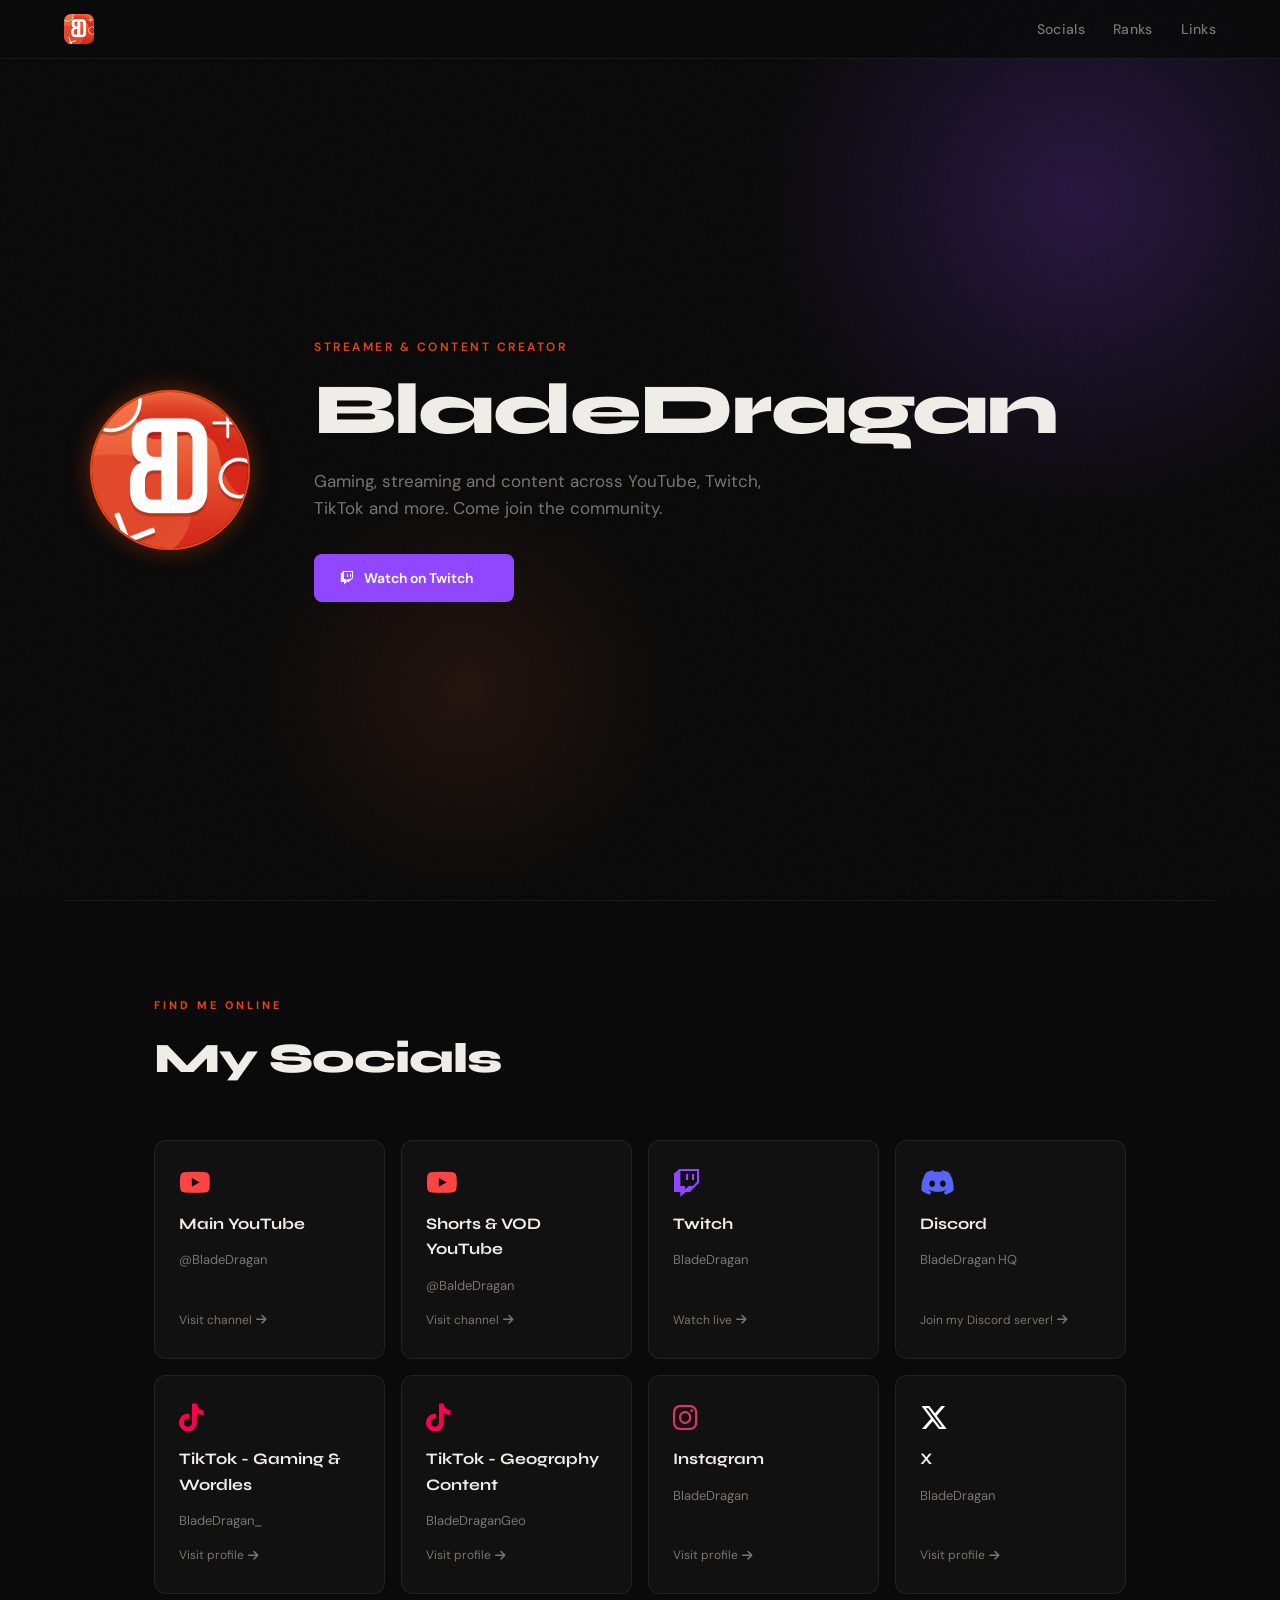
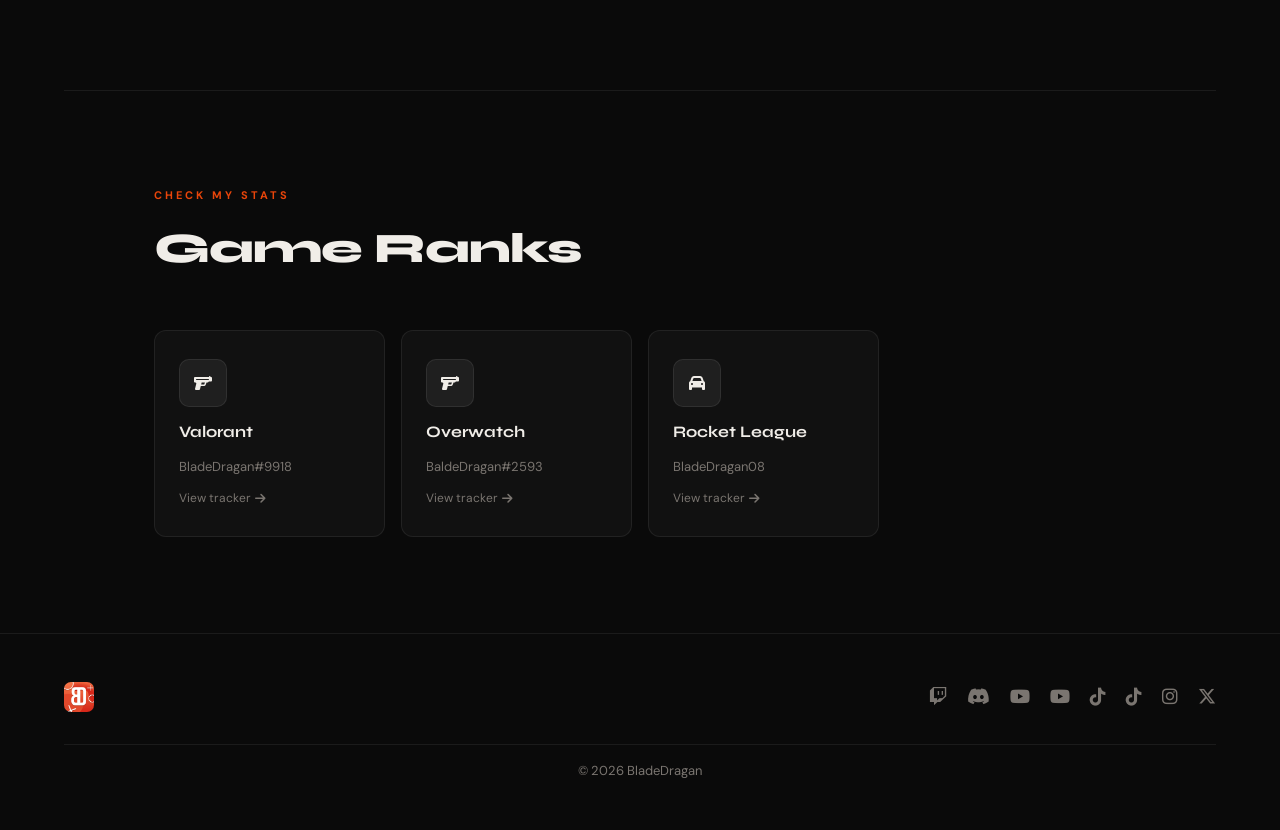
<file: index.html>
<!DOCTYPE html>
<html lang="en">
<head>
    <meta charset="UTF-8">
    <meta name="viewport" content="width=device-width, initial-scale=1">
    <title>BladeDragan</title>
    <meta name="description" content="BladeDragan - streamer, content creator. Find all my socials and gaming stats here.">
    <link rel="preconnect" href = "https://fonts.googleapis.com">
    <link rel="preconnect" href = "https://fonts.gstatic.com" crossorigin>
    <link rel="stylesheet" href="https://fonts.googleapis.com/css2?family=Syne:wght@700;800&family=DM+Sans:wght@400;500;600&display=swap">
    <link rel="stylesheet" href="https://cdnjs.cloudflare.com/ajax/libs/font-awesome/6.5.0/css/all.min.css">
    <link rel="stylesheet" type="text/css" href="stylesheet.css">
</head>
<body>
    <!-- Scroll progress bar -->
    <div id="scrollBar"></div>

    <!-- Toast notification -->
    <div class="toast" id="toast" role="alert" aria-live="polite">
    <button class="toast-close" id="toastClose" aria-label="Dismiss">X</button>
    <div class="toast-icon" id="toastIcon">🔴</div>
    <div class="toast-body">
        <div class="toast-title" id="toastTitle">BladeDragan is LIVE</div>
        <div class="toast-msg" id="toastMsg">Streaming on Twitch right now - come watch!</div>
        <a href="#" class="toast-cta" id="toastCta" target="_blank" rel="noopener">
            <i class="fa-brands fa-twitch"></i>
        </a>
    </div>
    </div>

    <!-- Navigation -->
    <nav class="nav">
    <span class="nav-logo">
        <img class="nav-logo-img" src="assets/profile_picture.png" 
        alt="BladeDragan">
    </span>
    <ul class="nav-links">
        <li><a href="#socials">Socials</a></li>
        <li><a href="#ranks">Ranks</a></li>
        <li><a href="socials/index.html">Links</a></li>
    </ul>
    <a href="https://www.twitch.tv/bladedragan" target="_blank" rel="noopener" class="nav-live-badge" id="navLiveBadge">
        <span class="live-dot"></span> LIVE
    </a>
    </nav>

    <!-- Hero -->
    <section class="hero">
    <div class="hero-glow" id="heroGlow"></div>
    <div class="hero-glow-2"></div>
    <div class="hero-inner">

        <div class="hero-avatar fade-up">
            <img src="assets/profile_picture.png" alt="BladeDragan profile picture">
        </div>

        <div class="hero-text">
            <p class="hero-eyebrow fade-up delay-1">Streamer &amp; Content Creator</p>
            <h1 class="hero-title fade-up delay-2">BladeDragan</h1>
            <p class="hero-sub fade-up delay-3">Gaming, streaming and content across YouTube, Twitch, TikTok and more. Come join the community.</p>

            <div class="hero-ctas fade-up delay-4">
                <!-- Animated carousel-->
                    <a id="carouselBtn" href="https://www.twitch.tv/bladedragan" target="_blank" rel="noopener" class="btn-carousel">
                    <div class="btn-carousel-inner" id="carouselInner">
                        <i id="carouselIcon" class="fa-brands fa-twitch"></i>
                        <span id="carouselLabel">Watch on Twitch</span>
                    </div>
                </a>

                <!-- Carousel dots -->
                    <div class="carousel-dots" id="carouselDots"></div>
            </div>
        </div>
    </div>
    </section>

    <hr class="divider">

    <!-- Social Panel -->
    <div class="section" id="socials">
        <p class="section-label">Find me online</p>
        <h2 class="section-title">My Socials</h2>

        <div class="socials-grid">

            <a href="https://www.youtube.com/@bladedragan" target="_blank" rel="noopener" class="social-card card-youtube">
                <i class="fa-brands fa-youtube social-icon"></i>
                <div class="social-name">Main YouTube</div>
                <div class="social-handle">@BladeDragan</div>
                <div class="social-arrow">Visit channel
                    <i class="fa-solid fa-arrow-right"></i>
                </div>
            </a>

            <a href="https://www.youtube.com/@baldedragan" target="_blank" rel="noopener" class="social-card card-youtube">
                <i class="fa-brands fa-youtube social-icon"></i>
                <div class="social-name">Shorts & VOD YouTube</div>
                <div class="social-handle">@BaldeDragan</div>
                <div class="social-arrow">Visit channel
                    <i class="fa-solid fa-arrow-right"></i>
                </div>
            </a>

            <a href="https://www.twitch.tv/bladedragan" target="_blank" rel="noopener" class="social-card card-twitch">
                <i class="fa-brands fa-twitch social-icon"></i>
                <div class="social-name">Twitch</div>
                <div class="social-handle">BladeDragan</div>
                <div class="social-arrow">Watch live
                    <i class="fa-solid fa-arrow-right"></i>
                </div>
            </a>

            <a href="https://discord.gg/b923Pxet2B" target="_blank" rel="noopener" class="social-card card-discord">
                <i class="fa-brands fa-discord social-icon"></i>
                <div class="social-name">Discord</div>
                <div class="social-handle">BladeDragan HQ</div>
                <div class="social-arrow">Join my Discord server!
                    <i class="fa-solid fa-arrow-right"></i>
                </div>
            </a>

            <a href="https://www.tiktok.com/@bladedragan_" target="_blank" rel="noopener" class="social-card card-tiktok">
                <i class="fa-brands fa-tiktok social-icon"></i>
                <div class="social-name">TikTok - Gaming & Wordles</div>
                <div class="social-handle">BladeDragan_</div>
                <div class="social-arrow">Visit profile
                    <i class="fa-solid fa-arrow-right"></i>
                </div>
            </a>

            <a href="https://www.tiktok.com/@bladedragangeo" target="_blank" rel="noopener" class="social-card card-tiktok">
                <i class="fa-brands fa-tiktok social-icon"></i>
                <div class="social-name">TikTok - Geography Content</div>
                <div class="social-handle">BladeDraganGeo</div>
                <div class="social-arrow">Visit profile
                    <i class="fa-solid fa-arrow-right"></i>
                </div>
            </a>

            <a href="https://www.instagram.com/bladedragan" target="_blank" rel="noopener" class="social-card card-instagram">
                <i class="fa-brands fa-instagram social-icon"></i>
                <div class="social-name">Instagram</div>
                <div class="social-handle">BladeDragan</div>
                <div class="social-arrow">Visit profile
                    <i class="fa-solid fa-arrow-right"></i>
                </div>
            </a>
            
            <a href="https://www.x.com/@bladedragan_" target="_blank" rel="noopener" class="social-card card-x">
                <i class="fa-brands fa-x-twitter social-icon"></i>
                <div class="social-name">X</div>
                <div class="social-handle">BladeDragan</div>
                <div class="social-arrow">Visit profile
                    <i class="fa-solid fa-arrow-right"></i>
                </div>
            </a>
                
                
        </div>
    </div>

    <hr class="divider">

    <!-- Game Ranks -->
    <div class="section" id="ranks">
        <p class="section-label">Check my stats</p>
        <h2 class="section-title">Game Ranks</h2>

        <div class="socials-grid">

            <a href="valrank/index.html" class="rank-card" style="--card-color: #ff4655;">
                <i class="fa-solid fa-gun rank-icon"></i>
                <div class="rank-name">Valorant</div>
                <div class="rank-handle">BladeDragan#9918</div>
                <div class="rank-arrow">View tracker
                    <i class="fa-solid fa-arrow-right"></i>
                </div>
            </a>

            <a href="owrank/index.html" class="rank-card" style="--card-color: #0082c8;">
                <i class="fa-solid fa-gun rank-icon"></i>
                <div class="rank-name">Overwatch</div>
                <div class="rank-handle">BaldeDragan#2593</div>
                <div class="rank-arrow">View tracker
                    <i class="fa-solid fa-arrow-right"></i>
                </div>
            </a>

            <a href="rlrank/index.html" class="rank-card" style="--card-color: #e8890a;">
                <i class="fa-solid fa-car rank-icon"></i>
                <div class="rank-name">Rocket League</div>
                <div class="rank-handle">BladeDragan08</div>
                <div class="rank-arrow">View tracker
                    <i class="fa-solid fa-arrow-right"></i>
                </div>
            </a>

        </div>
    </div>

    <!-- Footer -->

    <footer class="footer">
        <span class="footer-logo">
            <img class="nav-logo-img" src="assets/profile_picture.png" 
            alt="BladeDragan">
        </span>
        <div class="footer-icons">
                <a href="https://www.twitch.tv/bladedragan" target="_blank" rel="noopener" aria-label="Twitch">
                    <i class="fa-brands fa-twitch"></i></a>
                <a href="https://http://discord.gg/b923Pxet2B" target="_blank" rel="noopener" aria-label="Discord">
                    <i class="fa-brands fa-discord"></i></a>
                <a href="https://www.youtube.com/@bladedragan" target="_blank" rel="noopener" aria-label="YouTube">
                    <i class="fa-brands fa-youtube"></i></a>
                <a href="https://www.youtube.com/@baldedragan" target="_blank" rel="noopener" aria-label="YouTube">
                    <i class="fa-brands fa-youtube"></i></a>
                <a href="https://www.tiktok.com/@bladedragan_" target="_blank" rel="noopener" aria-label="TikTok">
                    <i class="fa-brands fa-tiktok"></i></a>
                <a href="https://www.tiktok.com/@bladedragangeo" target="_blank" rel="noopener" aria-label="TikTok">
                    <i class="fa-brands fa-tiktok"></i></a>
                <a href="https://www.instagram.com/bladedragan" target="_blank" rel="noopener" aria-label="Instagram">
                    <i class="fa-brands fa-instagram"></i></a>
                <a href="https://www.x.com/@bladedragan_" target="_blank" rel="noopener" aria-label="X">
                    <i class="fa-brands fa-x-twitter"></i></a>
        </div>     

        <p class="footer-copy">© 2026 BladeDragan</p>
    </footer>

    <script>

        // Config

        const CONFIG = {
            TWITCH_USER: 'bladedragan',

            TWITCH_CLIENT_ID: '09t3oq0yzyeqghef24omt2qrv44mic',

            TOAST_DELAY_MS: 4000,
        };

        // Scroll progress bar
        const scrollBar = document.getElementById('scrollBar');
        window.addEventListener('scroll', () => {
            const pct = window.scrollY / (document.documentElement.scrollHeight - window.innerHeight) * 100;
            scrollBar.style.width = pct + '%';
        }, { passive: true });

        // Hero CTA Carousel

        const platforms = [
        {
            label: 'Watch on Twitch',
            icon: 'fa-brands fa-twitch',
            url: 'https://www.twitch.tv/bladedragan',
            color: '#9146ff',
            glow: 'rgba(145,70,255,0.22)'
        },
        {
            label: 'Main YouTube',
            icon: 'fa-brands fa-youtube',
            url: 'https://www.youtube.com/@bladedragan',
            color: '#ff4444',
            glow: 'rgba(255,68,68,0.22)'
        },
        {
            label: 'Shorts & VODS YouTube',
            icon: 'fa-brands fa-youtube',
            url: 'https://www.youtube.com/@baldedragan',
            color: '#ff4444',
            glow: 'rgba(255,68,68,0.22)'
        },
        {
            label: 'Follow my TikTok Clips',
            icon: 'fa-brands fa-tiktok',
            url: 'https://www.tiktok.com/@bladedragan_',
            color: '#ff0050',
            glow: 'rgba(255,0,80,0.22)'
        },
        {
            label: 'Follow the Geography TikTok',
            icon: 'fa-brands fa-tiktok',
            url: 'https://www.tiktok.com/@bladedragangeo',
            color: '#ff0050',
            glow: 'rgba(255,0,80,0.22)'
        },
        {
            label: 'Join the Discord server',
            icon: 'fa-brands fa-discord',
            url: 'https://discord.gg/b923Pxet2B',
            color: '#5865F2',
            glow: 'rgba(88,101,242,0.15)'
        },
        {
            label: 'Follow on Instagram',
            icon: 'fa-brands fa-instagram',
            url: 'https://www.instagram.com/bladedragan',
            color: '#e1306c',
            glow: 'rgba(225,48,108,0.22)'
        },
        {
            label: 'Follow on X',
            icon: 'fa-brands fa-x-twitter',
            url: 'https://www.x.com/bladedragan_',
            color: '#181818',
            glow: 'rgba(232,232,240,0.15)'
        },
        ];

        const btn = document.getElementById('carouselBtn');
        const inner = document.getElementById('carouselInner');
        const iconEl = document.getElementById('carouselIcon');
        const labelEl = document.getElementById('carouselLabel');
        const dotsEl = document.getElementById('carouselDots');
        const glowEl = document.getElementById('heroGlow');

        let current = 0;
        let intervalID;

        // Build dots
        platforms.forEach((_, i) => {
            const d = document.createElement('button');
            d.className = 'carousel-dot' + (i === 0 ? ' active' : '');
            d.setAttribute('aria-label', `Switch to ${platforms[i].label}`);
            d.addEventListener('click', () => { goTo(i); resetInterval(); });
            dotsEl.appendChild(d);
        });

        function applyPlatform(idx) {
            const p = platforms[idx];
            btn.href = p.url;
            btn.style.setProperty('--carousel-color', p.color);
            btn.style.setProperty('--carousel-glow', `0 0 22px ${p.glow}`);
            iconEl.className = p.icon;
            labelEl.textContent = p.label;
            glowEl.style.background = `radial-gradient(circle, ${p.glow} 0%, transparent 70%)`;
            // Update dots
            dotsEl.querySelectorAll('.carousel-dot').forEach((d, i) => {
                d.classList.toggle('active', i === idx);
            });
        }

        function goTo(idx) {
            inner.classList.add('fade-out');
            setTimeout(() => {
                current = idx;
                applyPlatform(current);
                inner.classList.remove('fade-out');
                inner.classList.add('fade-in');
                setTimeout(() => inner.classList.remove('fade-in'), 300);
            }, 300);
        }

        function next() { goTo((current + 1) % platforms.length); }

        function resetInterval() {
            clearInterval(intervalID);
            intervalID = setInterval(next, 4000);
        }

        // Init
        applyPlatform(0);
        resetInterval();

        // Toast Notifications
        const toast = document.getElementById('toast');
        const toastIcon = document.getElementById('toastIcon');
        const toastTitle = document.getElementById('toastTitle');
        const toastMsg = document.getElementById('toastMsg');
        const toastCta = document.getElementById('toastCta');
        const toastClose = document.getElementById('toastClose');
        const navBadge = document.getElementById('navLiveBadge');

        let toastShown = false;

        function showToast({ icon, title, msg, ctaLabel, ctaIcon, ctaHref, color }) {
            toastIcon.textContent = icon;
            toastTitle.textContent = title;
            toastMsg.textContent = msg;
            toastCta.href = ctaHref;
            toastCta.innerHTML = `<i class="${ctaIcon}"></i> ${ctaLabel}`;
            toastCta.style.background = color;
            toast.style.setProperty('--toast-color', color);
            toast.classList.add('show')
        }

        toastClose.addEventListener('click', () => toast.classList.remove('show'));

        // Attempt Twitch live check 
        async function checkTwitchLive() {
            try {
                const res = await fetch("/twitch-status.json");

                if (!res.ok) return;

                const data = await res.json();

                if (data.live) {
                    navBadge.classList.add("visible");
                    
                    if (!toastShown) {
                        toastShown = true;
                        setTimeout(() => {
                            showToast({
                                icon: '🔴',
                                title: 'BladeDragan is LIVE!',
                                msg: data.title,
                                ctaLabel: 'Watch Now',
                                ctaIcon: 'fa-brands fa-twitch',
                                ctaHref: data.url,
                                color: '#9146ff'
                            });
                        }, CONFIG.TOAST_DELAY_MS);
                    }
                }
            } catch (e) {
                console.error(e);
            }
        }

        checkTwitchLive();

    </script>

</body>
</html>
</file>
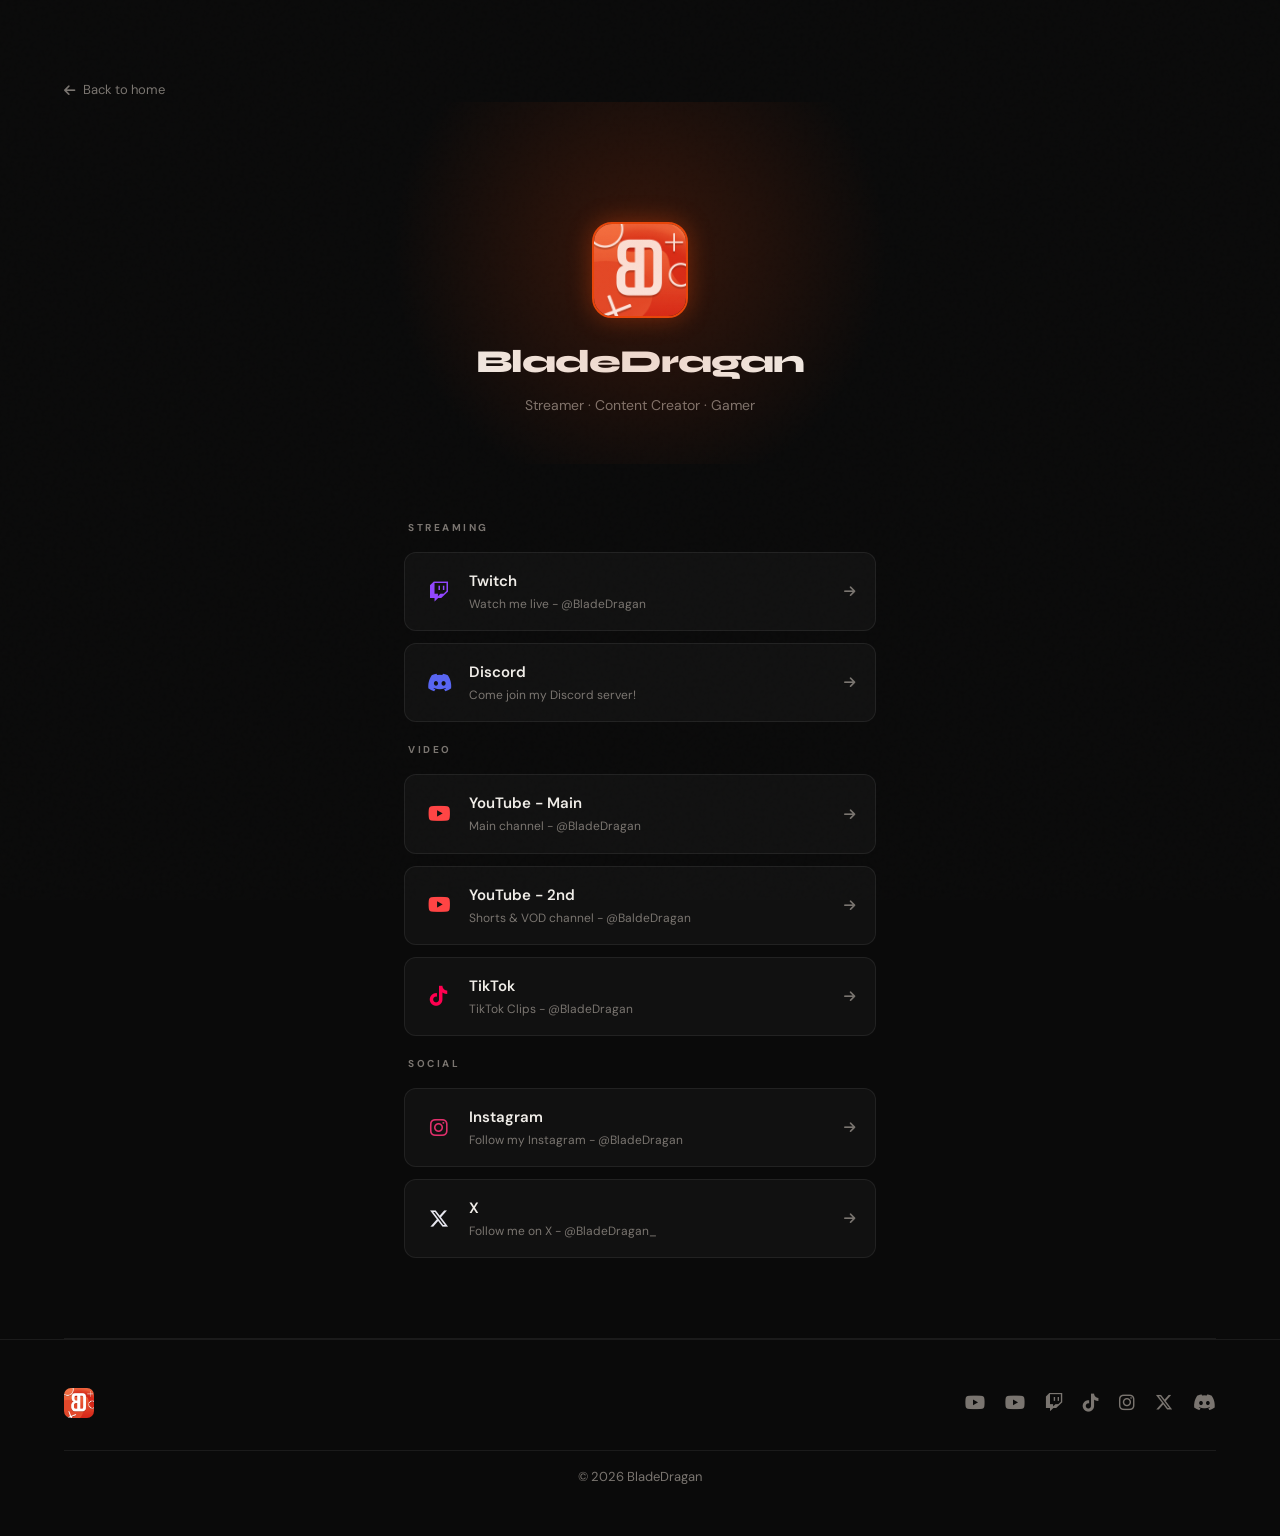
<file: socials/index.html>
<!DOCTYPE html>
<html lang="en">
<head>
    <meta charset="UTF-8">
    <meta name="viewport" content="width=device-width, initial-scale=1">
    <title>BladeDragan - Socials</title>
    <meta name="description" content="All of BladeDragan's links - socials, game trackers and more.">
    <link rel="preconnect" href = "https://fonts.googleapis.com">
    <link rel="preconnect" href = "https://fonts.gstatic.com" crossorigin>
    <link rel="stylesheet" href="https://fonts.googleapis.com/css2?family=Syne:wght@700;800&family=DM+Sans:wght@400;500;600&display=swap">
    <link rel="stylesheet" href="https://cdnjs.cloudflare.com/ajax/libs/font-awesome/6.5.0/css/all.min.css">
    <link rel="stylesheet" type="text/css" href="../stylesheet.css">
    <link rel="stylesheet" type="text/css" href="socials.css">
</head>
<body>

    <a href="../index.html" class="back-link">
        <i class="fa-solid fa-arrow-left"></i> Back to home
    </a>

    <div class="links-hero">
        <div class="links-hero-glow"></div>
        <div class="links-avatar">
            <img src="/assets/profile_picture.png" alt="BladeDragan profile picture" onerror="this.style.background='#1e1e2e';this.style.display='block';this.removeAttribute('src')">
        </div>
        <h1 class="links-name">BladeDragan</h1>
        <p class="links-bio">Streamer · Content Creator · Gamer</p>
    </div>

    <!-- Link List -->
     <div class="links-list">

        <!-- Streaming -->
         <p class="links-section-label">Streaming</p>

         <a href="https://www.twitch.tv/bladedragan" target="_blank" rel="noopener" class="link-item" style="--item-color: #9146ff;">
            <i class="fa-brands fa-twitch link-icon"></i>
            <div class="link-text">
                <div class="link-title">Twitch</div>
                <div class="link-desc">Watch me live - @BladeDragan</div>
            </div>
            <i class="fa-solid fa-arrow-right link-arrow"></i>
         </a>

         <a href="https://http://discord.gg/b923Pxet2B" target="_blank" rel="noopener" class="link-item" style="--item-color: #5865F2;">
            <i class="fa-brands fa-discord link-icon"></i>
            <div class="link-text">
                <div class="link-title">Discord</div>
                <div class="link-desc">Come join my Discord server!</div>
            </div>
            <i class="fa-solid fa-arrow-right link-arrow"></i>
         </a>

         <p class="links-section-label">Video</p>

        <a href="https://www.youtube.com/@bladedragan" target="_blank" rel="noopener" class="link-item" style="--item-color: #ff4444;">
            <i class="fa-brands fa-youtube link-icon"></i>
            <div class="link-text">
                <div class="link-title">YouTube - Main</div>
                <div class="link-desc">Main channel - @BladeDragan</div>
            </div>
            <i class="fa-solid fa-arrow-right link-arrow"></i>
         </a>

         <a href="https://www.youtube.com/@baldedragan" target="_blank" rel="noopener" class="link-item" style="--item-color: #ff4444;">
            <i class="fa-brands fa-youtube link-icon"></i>
            <div class="link-text">
                <div class="link-title">YouTube - 2nd</div>
                <div class="link-desc">Shorts &amp; VOD channel - @BaldeDragan</div>
            </div>
            <i class="fa-solid fa-arrow-right link-arrow"></i>
         </a>

         <a href="https://www.tiktok.com/@bladedragan" target="_blank" rel="noopener" class="link-item" style="--item-color: #ff0050;">
            <i class="fa-brands fa-tiktok link-icon"></i>
            <div class="link-text">
                <div class="link-title">TikTok</div>
                <div class="link-desc">TikTok Clips - @BladeDragan</div>
            </div>
            <i class="fa-solid fa-arrow-right link-arrow"></i>
         </a>
     

        <!-- Social -->
        <p class="links-section-label">Social</p>

            <a href="https://www.instagram.com/bladedragan" target="_blank" rel="noopener" class="link-item" style="--item-color: #e1306c;">
                <i class="fa-brands fa-instagram social-icon"></i>
                <div class="link-text">
                    <div class="link-title">Instagram</div>
                    <div class="link-desc">Follow my Instagram - @BladeDragan</div>
                </div>
                <i class="fa-solid fa-arrow-right link-arrow"></i>
            </a>

            <a href="https://www.x.com/bladedragan_" target="_blank" rel="noopener" class="link-item" style="--item-color: #e8e8f0;">
                <i class="fa-brands fa-x-twitter social-icon"></i>
                <div class="link-text">
                    <div class="link-title">X</div>
                    <div class="link-desc">Follow me on X - @BladeDragan_</div>
                </div>
                <i class="fa-solid fa-arrow-right link-arrow"></i>
            </a>
        </div>

      <hr class="divider">

    <!-- Footer -->

    <footer class="footer">
        <span class="footer-logo">
            <img class="nav-logo-img" src="/assets/profile_picture.png" 
            alt="BladeDragan">
        </span>
        <div class="footer-icons">
                <a href="https://www.youtube.com/@bladedragan" target="_blank" rel="noopener" aria-label="YouTube">
                    <i class="fa-brands fa-youtube"></i></a>
                <a href="https://www.youtube.com/@baldedragan" target="_blank" rel="noopener" aria-label="YouTube">
                    <i class="fa-brands fa-youtube"></i></a>
                <a href="https://www.twitch.tv/bladedragan" target="_blank" rel="noopener" aria-label="Twitch">
                    <i class="fa-brands fa-twitch"></i></a>
                <a href="https://www.tiktok.com/@bladedragan" target="_blank" rel="noopener" aria-label="TikTok">
                    <i class="fa-brands fa-tiktok"></i></a>
                <a href="https://www.instagram.com/@bladedragan" target="_blank" rel="noopener" aria-label="Instagram">
                    <i class="fa-brands fa-instagram"></i></a>
                <a href="https://www.x.com/@bladedragan_" target="_blank" rel="noopener" aria-label="X">
                    <i class="fa-brands fa-x-twitter"></i></a>
                <a href="https://http://discord.gg/b923Pxet2B" target="_blank" rel="noopener" aria-label="Discord">
                    <i class="fa-brands fa-discord"></i></a>
        </div>     

        <p class="footer-copy">© 2026 BladeDragan</p>
    </footer>

</body>
</html>
</file>
<file: stylesheet.css>
@charset "utf-8";

/* Design Tokens */
:root {
    --bg: #0a0a0a;
    --bg-card: #111111;
    --bg-card-2: #181818;
    --border: rgba(255,255,255,0.07);
    --accent: #e8450a;
    --accent-2: #ff6b35;
    --text: #f0ede8;
    --text-muted: #7a7570;
    --font-display: 'Syne', sans-serif;
    --font-body: 'DM Sans', sans-serif;
    --radius: 12px;
    --glow: 0 0 24px rgba(232,69,10,0.40);
}

/* Base */
*, *::before, *::after { box-sizing: border-box; margin: 0; padding: 0; }
html { scroll-behavior: smooth; overflow-x: hidden; -webkit-text-size-adjust: 100%; }

body {
    background: var(--bg);
    color: var(--text);
    font-family: var(--font-body);
    font-size: 16px;
    line-height: 1.6;
    overflow-x: hidden;
}

a { color: inherit; text-decoration: none; }
img { display: block; max-width: 100%; }

/* Scroll Progress Bar */
#scrollBar {
    position: fixed;
    top: 0; left: 0;
    width: 0%; height: 2px;
    background: linear-gradient(90deg, var(--accent), var(--accent-2));
    z-index: 9998;
    transition: width 0.1s linear;
}

/* Noise texture overlay */

body::before {
    content: '';
    position: fixed;
    inset: 0;
    background-image: url("data:image/svg+xml,%3Csvg viewBox='0 0 256 256' xmlns='http://www.w3.org/2000/svg'%3E%3Cfilter id='noise'%3E%3CfeTurbulence type='fractalNoise' baseFrequency='0.9' numOctaves='4' stitchTiles='stitch'/%3E%3C/filter%3E%3Crect width='100%25' height='100%25' filter='url(%23noise)' opacity='0.04'/%3E%3C/svg%3E");
    pointer-events: none;
    z-index: 9999;
    opacity: 0.4;
}

/* Navigation */

.nav {
    position: fixed;
    top: 0; left: 0; right: 0;
    z-index: 1000;
    display: flex;
    align-items: center;
    justify-content: space-between;
    padding: 14px 5%;
    background: rgba(10,10,10,0.88);
    backdrop-filter: blur(16px);
    border-bottom: 1px solid var(--border);
}

.nav-logo {
    font-family: var(--font-display);
    font-size: 18px;
    font-weight: 800;
    letter-spacing: -0.5px;
    color: var(--text);
    display: flex;
    align-items: center;
    gap: 10px;
    flex-shrink: 0;
}

.nav-logo-img {
    width: 30px; height: 30px;
    border-radius: 7px;
    object-fit: cover;
    flex-shrink: 0;
}

.nav-logo span { color: var(--accent); }

.nav-links {
    display: flex;
    gap: 28px;
    list-style: none;
}

.nav-links a {
    font-size: 14px;
    font-weight: 500;
    color: var(--text-muted);
    letter-spacing: 0.3px;
    transition: color 0.2s;
}

.nav-links a:hover { color: var(--text); }

/* Live badge in Nav */
.nav-live-badge {
    display: none;
    align-items: center;
    gap: 6px;
    background: rgba(145,70,255,0.15);
    border: 1px solid rgba(145,70,255,0.4);
    border-radius: 20px;
    padding: 4px 12px;
    font-size: 12px;
    font-weight: 700;
    color: #bf94ff;
    letter-spacing: 0.5px;
    cursor: pointer;
    transition: background 0.2s;
    text-decoration: none;
}

.nav-live-badge:hover { background: rgba(145,70,255,0.28); }
.nav-live-badge.visible { display: flex; }

.live-dot {
    width: 7px; height: 7px;
    border-radius: 50%;
    background: #9146ff;
    animation: livePulse 1.4s ease-in-out infinite;
}

@keyframes livePulse {
    0%, 100% { opacity: 1; transform: scale(1); }
    50% { opacity: 0.4; transform: scale(0.7); }
}

/* Toast Notifications */
.toast {
    position: fixed;
    bottom: 28px; right: 28px;
    z-index: 5000;
    background: var(--bg-card-2, #181818);
    border: 1px solid var(--border);
    border-radius: var(--radius);
    padding: 16px 18px;
    display: flex;
    align-items: flex-start;
    gap: 12px;
    max-width: 320px;
    width: 100%;
    box-shadow: 0 8px 32px rgba(0,0,0,0.5);
    transform: translateY(120%);
    opacity: 0;
    transition: transform 0.4s cubic-bezier(0.34,1.56,0.64,1), opacity 0.4s ease;
}

.toast.show {
    transform: translateY(0);
    opacity: 1;
}

.toast-icon {
    font-size: 22px;
    flex-shrink: 0;
    margin-top: 2px;
}

.toast-title {
    font-weight: 700;
    font-size: 14px;
    margin-bottom: 3px;
}

.toast-msg {
    font-size: 13px;
    color: var(--text-muted);
    line-height: 1.4;
}

.toast-cta {
    display: inline-flex;
    align-items: center;
    gap: 6px;
    margin-top: 10px;
    padding: 7px 14px;
    border-radius: 6px;
    font-size: 12px;
    font-weight: 700;
    background: var(--toast-color, var(--accent));
    color: #fff;
    transition: filter 0.2s;
}

.toast-cta:hover { filter: brightness(1.15); }

.toast-close {
    position: absolute;
    top: 10px; right: 12px;
    background: none;
    border: none;
    color: var(--text-muted);
    font-size: 16px;
    cursor: pointer;
    line-height: 1;
    padding: 2px;
    transition: color 0.2s;
}

.toast-close:hover { color: var(--text); }

/* Hero */

.hero {
    min-height: 100vh;
    display: flex;
    align-items: center;
    padding: 120px 5% 80px;
    position: relative;
    overflow: hidden;
}

.hero-glow {
    position: absolute;
    width: 640px; height: 640px;
    border-radius: 50%;
    top: -120px; right: -120px;
    pointer-events: none;
    transition: background 1s ease;
}

.hero-glow-2 {
    position: absolute;
    width: 420px; height: 420px;
    border-radius: 50%;
    background: radial-gradient(circle, rgba(255,107,53,0.10) 0%, transparent 70%);
    bottom: 0; left: 20%;
    pointer-events: none;
}

.hero-inner {
    display: flex;
    align-items: center;
    gap: 64px;
    max-width: 1100px;
    margin: 0 auto;
    width: 100%;
}

.hero-avatar {
    flex-shrink: 0;
    width: 160px; height: 160px;
    border-radius: 50%;
    border: 2px solid var(--accent);
    box-shadow: var(--glow);
    overflow: hidden;
    background: var(--bg-card);
}

.hero-avatar img {
    width: 100%; height: 100%;
    object-fit: cover;
}

.hero-text { flex: 1; min-width: 0; }

.hero-eyebrow {
    font-size: 12px;
    font-weight: 600;
    letter-spacing: 2.5px;
    text-transform: uppercase;
    color: var(--accent);
    margin-bottom: 12px;
}

.hero-title {
    font-family: var(--font-display);
    /* font-size: clamp(40px, 6vw, 72px); */
    font-size: clamp(2rem, 9vw, 4.5rem);
    font-weight: 800;
    line-height: 1.15;
    letter-spacing: -2px;
    color: var(--text);
    margin-bottom: 16px;
}

.hero-sub {
    font-size: 17px;
    color: var(--text-muted);
    max-width: 480px;
    margin-bottom: 32px;
}

.hero-ctas {
    display: flex;
    gap: 12px;
    flex-wrap: wrap;
}

/* Carousel */

.btn-carousel {
    display: inline-flex;
    align-items: center;
    gap: 10px;
    padding: 13px 26px;
    border-radius: 8px;
    font-size: 14px;
    font-weight: 600;
    cursor: pointer;
    border: none;
    color: #fff;
    background: var(--carousel-color, var(--accent));
    box-shadow: 0 0 22px var(--carousel-glow, rgba(232,69,10,0.45));
    transition: background 0.6s ease, box-shadow 0.6s ease, transform 0.2s;
    text-decoration: none;
    position: relative;
    overflow: hidden;
    min-width: 200px;
}

.btn-carousel:hover {
    transform: translateY(-2px);
    filter: brightness(1.12);
}

.btn-carousel-inner {
    display: flex;
    align-items: center;
    gap: 10px;
    transition: opacity 0.3s, transform 0.3s;
    width: 100%;
}

.btn-carousel-inner.fade-out {
    opacity: 0;
    transform: translateY(8px);
}

/* Carousel Dots */

.carousel-dots {
    display: flex;
    gap: 8px;
    align-items: center;
}

.carousel-dot {
    width: 28px; height: 28px;
    border-radius: 50%;
    border: 2px solid rgba(255,255,255,0.15);
    background: rgba(255,255,225,0.06);
    display: flex;
    align-items: center;
    justify-content: center;
    font-size: 11px;
    color: var(--text-muted);
    transition: background 0.3s, transform 0.3s;
    cursor: pointer;
    position: relative;
    visibility: hidden;
}

.carousel-dot:hover {
    border-color: rgba(255,255,255,0.35);
    color: var(--text);
}

.carousel-dot.active {
    background: var(--dot-color, var(--accent));
    border-color: var(--dot-color, var(--accent));
    color: #fff;
    transform: scale(1.15);
    box-shadow: 0 0 10px var(--dot-color, var(--accent));
}

/* Buttons */

.btn {
    display: inline-flex;
    align-items: center;
    gap: 8px;
    padding: 12px 24px;
    border-radius: 8px;
    font-size: 14px;
    font-weight: 600;
    cursor: pointer;
    transition: all 0.2s;
    border: none;
}

.btn-outline {
    background: transparent;
    color: var(--text);
    border: 1px solid var(--border);
}

.btn-outline:hover {
    border-color: var(--accent);
    color: var(--accent);
    transform: translateY(-1px);
}

/* Section Scaffolding */

.section {
    padding: 96px 5%;
    max-width: 1100px;
    margin: 0 auto;
}

.section-label {
    font-size: 11px;
    font-weight: 700;
    letter-spacing: 3px;
    text-transform: uppercase;
    color: var(--accent);
    margin-bottom: 10px;
}

.section-title {
    font-family: var(--font-display);
    font-size: clamp(28px, 4vw, 42px);
    font-weight: 800;
    letter-spacing: -1px;
    margin-bottom: 48px;
}

/* Social cards grid */

.socials-grid {
    display: grid;
    grid-template-columns: repeat(auto-fill, minmax(220px, 1fr));
    gap: 16px;
}

.social-card {
    background: var(--bg-card);
    border: 1px solid var(--border);
    border-radius: var(--radius);
    padding: 28px 24px;
    display: flex;
    flex-direction: column;
    gap: 14px;
    transition: all 0.25s;
    cursor: pointer;
    position: relative;
    overflow: hidden;
}

.social-card::before {
    content: '';
    position: absolute;
    inset: 0;
    background: linear-gradient(135deg, var(--card-color, var(--accent)) 0%, transparent 60%);
    opacity: 0;
    transition: opacity 0.3s;
}

.social-card:hover {
    border-color: var(--card-color, var(--accent));
    transform: translateY(-3px);
    box-shadow: 0 8px 32px rgba(0,0,0,0.4);
}

.social-card:hover::before { opacity: 0.06; }

.social-icon {
    font-size: 28px;
    color: var(--card-color, var(--accent));
    position: relative;
}

.social-name {
    font-family: var(--font-display);
    font-size: 16px;
    font-weight: 700;
    position: relative;
}

.social-handle {
    font-size: 13px;
    color: var(--text-muted);
    position: relative;
}

.social-arrow {
    margin-top: auto;
    font-size: 12px;
    color: var(--text-muted);
    display: flex;
    align-items: center;
    gap: 4px;
    position: relative;
    transition: color 0.2s, gap 0.2s;
}

.social-card:hover .social-arrow {
    color: var(--card-color, var(--accent));
    gap: 8px;
}

/* Platform Colours */

.card-youtube { --card-color: #ff4444; }
.card-twitch { --card-color: #9146ff; }
.card-tiktok { --card-color: #ff0050; }
.card-instagram { --card-color: #e1306c; }
.card-x { --card-color: #fff ; }
.card-discord { --card-color: #5865F2 ;}

/* Rank Card */

.rank-card {
    background: var(--bg-card);
    border: 1px solid var(--border);
    border-radius: var(--radius);
    padding: 28px 24px;
    display: flex;
    flex-direction: column;
    gap: 12px;
    transition: all 0.25s;
    cursor: pointer;
    position: relative;
    overflow: hidden;
}

.rank-card::before {
    content: '';
    position: absolute;
    inset: 0; 
    background: linear-gradient(135deg, var(--card-color) 0%, transparent 55%);
    opacity: 0;
    transition: opacity 0.3s;
}

.rank-card:hover {
    border-color: var(--card-color);
    transform: translateY(-3px);
    box-shadow: 0 8px 32px rgba(0,0,0,0.4);
}

.rank-card:hover::before { opacity: 0.07; }

.rank-icon {
    width: 48px; height: 48px;
    border-radius: 10px;
    display: flex;
    align-items: center;
    justify-content: center;
    background: rgba(255,255,255,0.06);
    border: 1px solid rgba(255,255,255,0.08);
    position: relative;
    flex-shrink: 0;
}

.rank-name {
    font-family: var(--font-display);
    font-size: 16px;
    font-weight: 700;
    position: relative;
}

.rank-handle {
    font-size: 13px;
    color: var(--text-muted);
    position: relative;
}

.rank-arrow {
    margin-top: auto;
    font-size: 12px;
    color: var(--text-muted);
    display: flex;
    align-items: center;
    gap: 4px;
    position: relative;
    transition: color 0.2s, gap 0.2s;
}

.rank-card:hover .rank-arrow {
    color: var(--card-color);
    gap: 8px;
}

/* Divider */

.divider {
    border: none;
    border-top: 1px solid var(--border);
    margin: 0 5%;
}

/* Footer */

footer {
    padding: 48px 5%;
    border-top: 1px solid var(--border);
    display: flex;
    align-items: center;
    justify-content: space-between;
    flex-wrap: wrap;
    gap: 24px;
}

.footer-logo {
    font-family: var(--font-display);
    font-size: 18px;
    font-weight: 800;
    letter-spacing: -0.5px;
}

.footer-logo-img {
    width: 28px; height: 28px;
    border-radius: 6px;
    object-fit: cover;
}

.footer-logo span { color: var(--accent); }

.footer-icons { 
    display: flex; 
    gap: 20px; 
}

.footer-icons a {
    font-size: 18px;
    color: var(--text-muted);
    transition: color 0.2s, transform 0.2s;
}

.footer-icons a:hover {
    color: var(--text);
    transform: translateY(-2px);
}

.footer-copy {
    width: 100%;
    font-size: 13px;
    color: var(--text-muted);
    text-align: center;
    padding-top: 16px;
    border-top: 1px solid var(--border);
    margin-top: 8px;
}

/* Animations */

@keyframes fadeUp {
    from { opacity: 0; transform: translateY(24px); }
    to { opacity: 1; transform: translateY(0); }
}

.fade-up {
    opacity: 0;
    animation: fadeUp 0.6s ease forwards;
}

.delay-1 { animation-delay: 0.1s; }
.delay-2 { animation-delay: 0.2s; }
.delay-3 { animation-delay: 0.3s; }
.delay-4 { animation-delay: 0.4s; }

/* Responsive */

@media (max-width: 700px) {
    .hero-inner {
        flex-direction: column;
        gap: 32px;
        text-align: center;
    }
    .hero-sub { max-width: 100%; }
    .hero-ctas { justify-content: center; }
    .nav-links{ display: none; }
    .footer {flex-direction: column; text-align: center; }
}
</file>
<file: socials/socials.css>
@charset "utf-8";

.links-hero {
    min-height: 40vh;
    display: flex;
    flex-direction: column;
    align-items: center;
    justify-content: flex-end;
    padding: 120px 5% 48px;
    text-align: center;
    position: relative;
    overflow: hidden;
}

.links-hero-glow {
    position: absolute;
    width: 500px; height: 500px;
    border-radius: 50%;
    background: radial-gradient(circle, rgba(232,69,10,0.20) 0%, transparent 70%);
    top: -100px; left: 50%;
    transform: translateX(-50%);
    pointer-events: none;
}

.links-avatar {
    width: 96px; height: 96px;
    border-radius: 20px;
    border: 2px solid var(--accent);
    box-shadow: var(--glow);
    overflow: hidden;
    background: var(--bg-card);
    margin-bottom: 18px;
}

.links-avatar img {
    width: 100%; height: 100%;
    object-fit: cover;
}

.links-name {
    font-family: var(--font-display);
    font-size: 32px;
    font-weight: 800;
    letter-spacing: -1px;
    margin-bottom: 6px;
}

.links-bio {
    font-size: 14px;
    color: var(--text-muted);
    max-width: 340px;
}

/* Link List */

.links-list {
    max-width: 520px;
    margin: 0 auto;
    padding: 48px 24px 80px;
    display: flex;
    flex-direction: column;
    gap: 12px;
}

.link-item {
    display: flex;
    align-items: center;
    gap: 16px;
    padding: 16px 20px;
    background: var(--bg-card);
    border: 1px solid var(--border);
    border-radius: var(--radius);
    transition: all 0.22s;
    cursor: pointer;
    position: relative;
    overflow: hidden;
}

.link-item::before {
    content: '';
    position: absolute;
    left: 0; top: 0; bottom: 0;
    width: 3px;
    background: var(--item-color, var(--accent));
    opacity: 0;
    transition: opacity 0.2s;
}

.link-item:hover {
    border-color: var(--item-color, var(--accent));
    transform: translateX(4px);
    box-shadow: 0 4px 24px rgba(0,0,0,0.3);
}
.link-item:hover::before { opacity: 1; }

.link-icon {
    font-size: 20px;
    color: var(--item-color, var(--accent));
    width: 28px;
    text-align: center;
    flex-shrink: 0;
}

.social-icon {
    font-size: 20px;
    color: var(--item-color, var(--accent));
    width: 28px;
    text-align: center;
    flex-shrink: 0;
}

.link-text { flex: 1; }

.link-title {
    font-weight: 600;
    font-size: 15px;
}

.link-desc {
    font-size: 12px;
    color: var(--text-muted);
    margin-top: 2px;
}

.link-arrow {
    color: var(--text-muted);
    font-size: 13px;
    transition: color 0.2s, transform 0.2s;
}

.link-item:hover .link-arrow {
    color: var(--item-color, var(--accent));
    transform: translateX(3px);
}

.links-section-label {
    font-size: 10px;
    font-weight: 700;
    letter-spacing: 2.5px;
    text-transform: uppercase;
    color: var(--text-muted);
    padding: 8px 4px 4px;
}

.back-link {
    display: inline-flex;
    align-items: center;
    gap: 8px;
    font-size: 13px;
    color: var(--text-muted);
    margin: 0 auto 0 5%;
    padding-top: 80px;
    transition: color 0.2s;
}

.back-link:hover { color: var(--text); }
</file>
